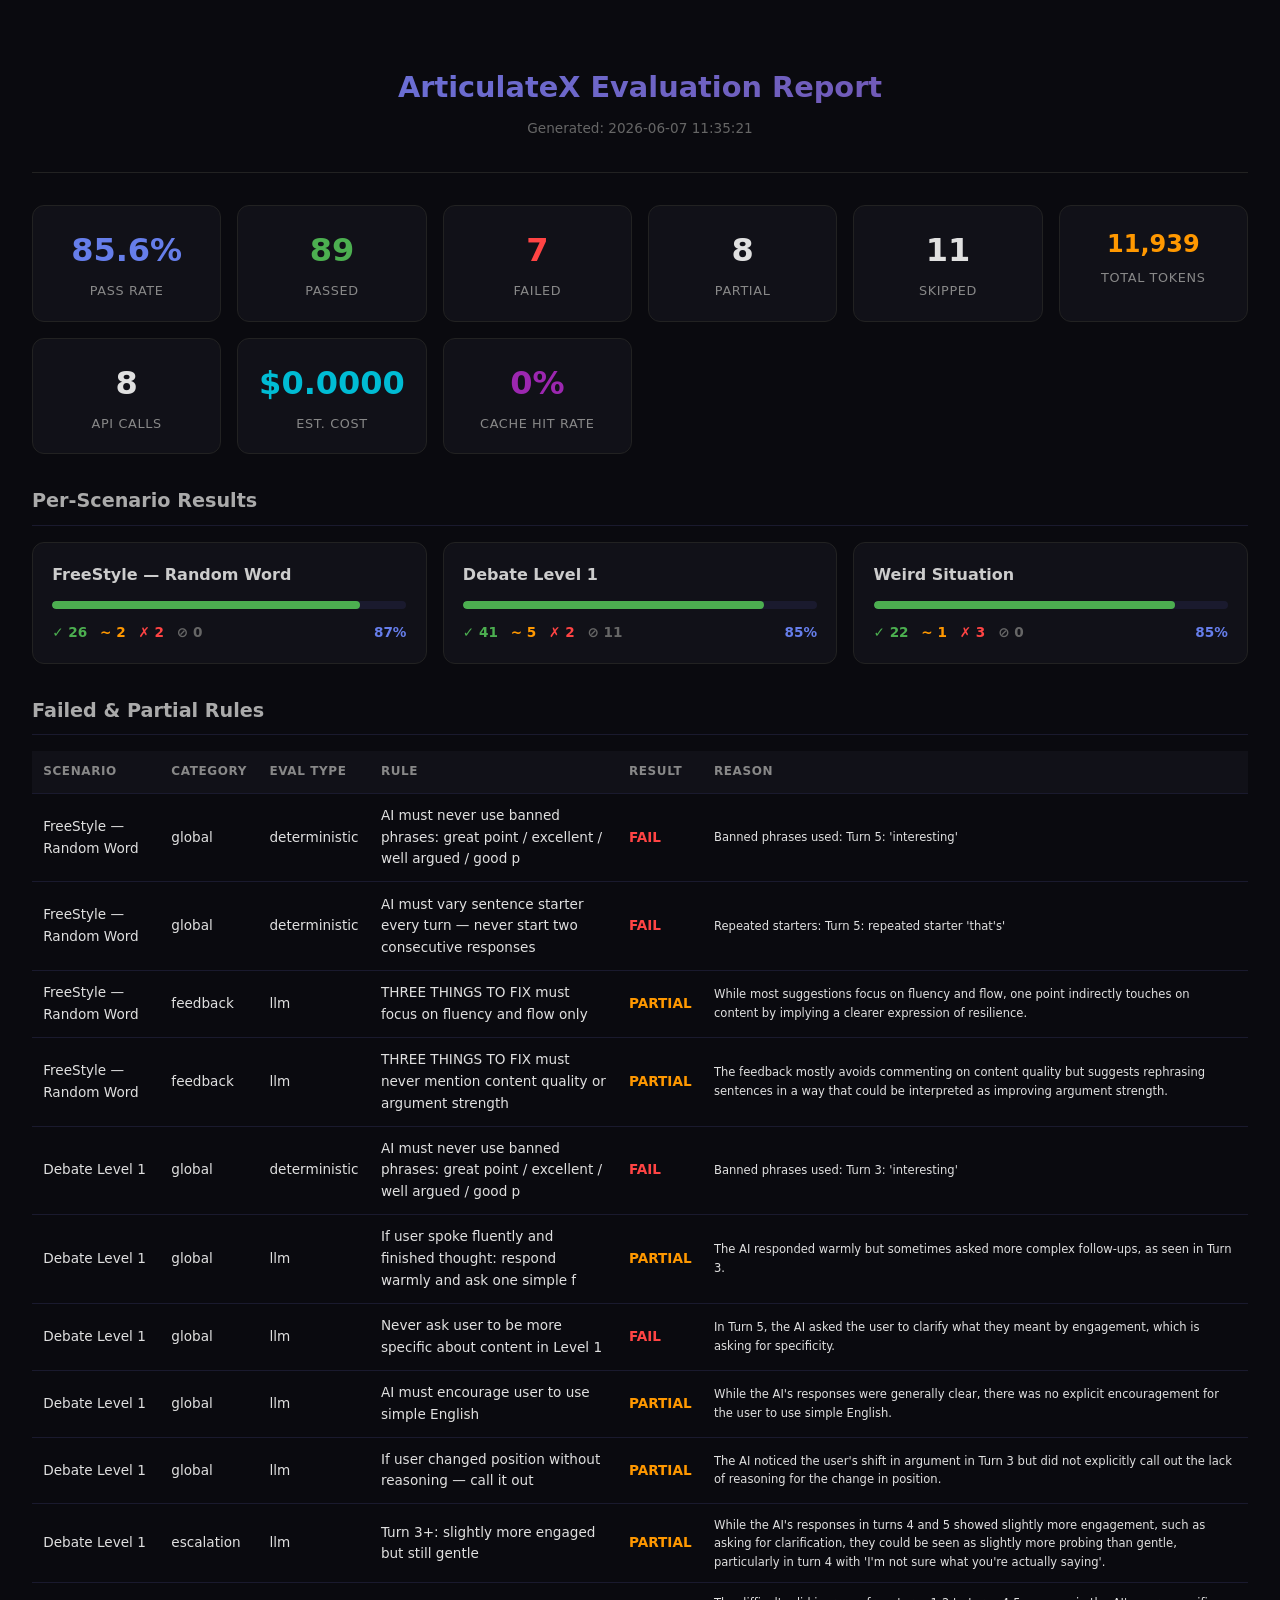
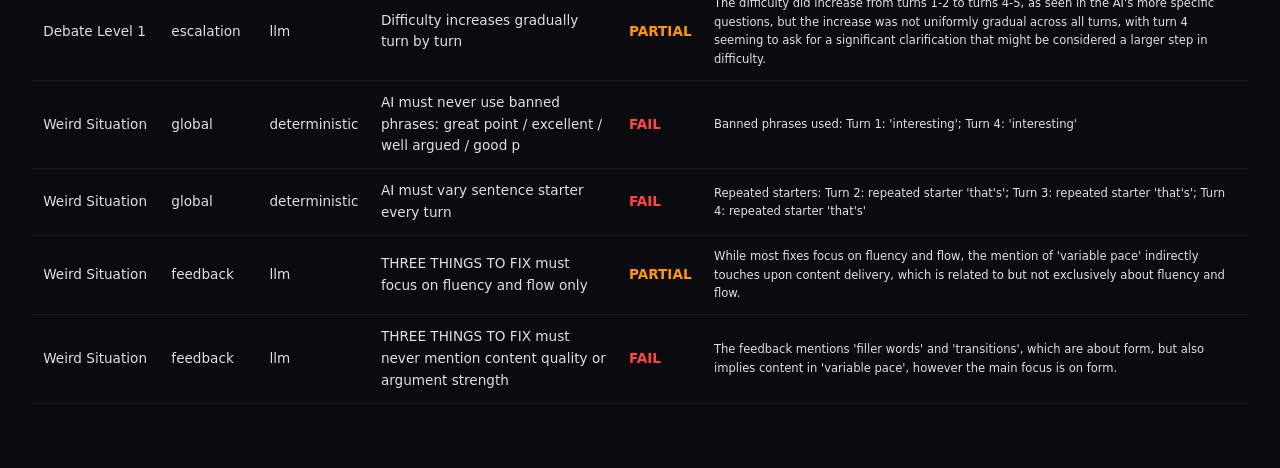
<file: eval_reports/eval_fast_20260607_113521.html>
<!DOCTYPE html>
<html lang="en">
<head>
<meta charset="UTF-8">
<meta name="viewport" content="width=device-width, initial-scale=1.0">
<title>ArticulateX Evaluation Report</title>
<style>
    * { margin: 0; padding: 0; box-sizing: border-box; }
    body {
        font-family: 'Inter', 'Segoe UI', system-ui, sans-serif;
        background: #0a0a0f;
        color: #e0e0e0;
        padding: 2rem;
        line-height: 1.6;
    }
    .header {
        text-align: center;
        padding: 2rem 0;
        border-bottom: 1px solid #222;
        margin-bottom: 2rem;
    }
    .header h1 {
        font-size: 1.8rem;
        background: linear-gradient(135deg, #667eea, #764ba2);
        -webkit-background-clip: text;
        -webkit-text-fill-color: transparent;
    }
    .header .timestamp {
        color: #666;
        font-size: 0.85rem;
        margin-top: 0.5rem;
    }
    .summary-grid {
        display: grid;
        grid-template-columns: repeat(auto-fit, minmax(180px, 1fr));
        gap: 1rem;
        margin-bottom: 2rem;
    }
    .metric {
        background: #111118;
        border: 1px solid #222;
        border-radius: 12px;
        padding: 1.2rem;
        text-align: center;
    }
    .metric .value {
        font-size: 2rem;
        font-weight: 700;
        margin-bottom: 0.3rem;
    }
    .metric .label {
        color: #888;
        font-size: 0.8rem;
        text-transform: uppercase;
        letter-spacing: 0.05em;
    }
    .metric.pass .value { color: #4caf50; }
    .metric.fail .value { color: #ff4444; }
    .metric.rate .value { color: #667eea; }
    .metric.tokens .value { color: #ff9800; font-size: 1.5rem; }
    .metric.cost .value { color: #00bcd4; }
    .metric.cache .value { color: #9c27b0; }
    .section { margin-bottom: 2rem; }
    .section h2 {
        font-size: 1.2rem;
        color: #aaa;
        margin-bottom: 1rem;
        padding-bottom: 0.5rem;
        border-bottom: 1px solid #1a1a2e;
    }
    .cards-grid {
        display: grid;
        grid-template-columns: repeat(auto-fit, minmax(280px, 1fr));
        gap: 1rem;
    }
    .card {
        background: #111118;
        border: 1px solid #222;
        border-radius: 12px;
        padding: 1.2rem;
    }
    .card h3 {
        font-size: 1rem;
        margin-bottom: 0.8rem;
        color: #ccc;
    }
    .progress-bar {
        height: 8px;
        background: #1a1a2e;
        border-radius: 4px;
        overflow: hidden;
        margin-bottom: 0.8rem;
    }
    .progress-fill {
        height: 100%;
        border-radius: 4px;
        transition: width 0.5s ease;
    }
    .stats-row {
        display: flex;
        gap: 0.8rem;
        flex-wrap: wrap;
    }
    .stat {
        font-size: 0.85rem;
        font-weight: 600;
    }
    .stat.pass { color: #4caf50; }
    .stat.partial { color: #ff9800; }
    .stat.fail { color: #ff4444; }
    .stat.skip { color: #666; }
    .stat.rate { color: #667eea; margin-left: auto; }
    table {
        width: 100%;
        border-collapse: collapse;
        font-size: 0.85rem;
    }
    th, td {
        padding: 0.7rem;
        text-align: left;
        border-bottom: 1px solid #1a1a2e;
    }
    th {
        background: #111118;
        color: #888;
        text-transform: uppercase;
        font-size: 0.75rem;
        letter-spacing: 0.05em;
        position: sticky;
        top: 0;
    }
    tr:hover td {
        background: #111118;
    }
</style>
</head>
<body>

<div class="header">
    <h1>ArticulateX Evaluation Report</h1>
    <div class="timestamp">Generated: 2026-06-07 11:35:21</div>
</div>

<div class="summary-grid">
    <div class="metric rate">
        <div class="value">85.6%</div>
        <div class="label">Pass Rate</div>
    </div>
    <div class="metric pass">
        <div class="value">89</div>
        <div class="label">Passed</div>
    </div>
    <div class="metric fail">
        <div class="value">7</div>
        <div class="label">Failed</div>
    </div>
    <div class="metric">
        <div class="value">8</div>
        <div class="label">Partial</div>
    </div>
    <div class="metric">
        <div class="value">11</div>
        <div class="label">Skipped</div>
    </div>
    <div class="metric tokens">
        <div class="value">11,939</div>
        <div class="label">Total Tokens</div>
    </div>
    <div class="metric">
        <div class="value">8</div>
        <div class="label">API Calls</div>
    </div>
    <div class="metric cost">
        <div class="value">$0.0000</div>
        <div class="label">Est. Cost</div>
    </div>
    <div class="metric cache">
        <div class="value">0%</div>
        <div class="label">Cache Hit Rate</div>
    </div>
</div>

<div class="section">
    <h2>Per-Scenario Results</h2>
    <div class="cards-grid">
        
        <div class="card">
            <h3>FreeStyle — Random Word</h3>
            <div class="progress-bar">
                <div class="progress-fill" style="width: 87%; background: #4caf50"></div>
            </div>
            <div class="stats-row">
                <span class="stat pass">✓ 26</span>
                <span class="stat partial">~ 2</span>
                <span class="stat fail">✗ 2</span>
                <span class="stat skip">⊘ 0</span>
                <span class="stat rate">87%</span>
            </div>
        </div>
        <div class="card">
            <h3>Debate Level 1</h3>
            <div class="progress-bar">
                <div class="progress-fill" style="width: 85%; background: #4caf50"></div>
            </div>
            <div class="stats-row">
                <span class="stat pass">✓ 41</span>
                <span class="stat partial">~ 5</span>
                <span class="stat fail">✗ 2</span>
                <span class="stat skip">⊘ 11</span>
                <span class="stat rate">85%</span>
            </div>
        </div>
        <div class="card">
            <h3>Weird Situation</h3>
            <div class="progress-bar">
                <div class="progress-fill" style="width: 85%; background: #4caf50"></div>
            </div>
            <div class="stats-row">
                <span class="stat pass">✓ 22</span>
                <span class="stat partial">~ 1</span>
                <span class="stat fail">✗ 3</span>
                <span class="stat skip">⊘ 0</span>
                <span class="stat rate">85%</span>
            </div>
        </div>
    </div>
</div>

<div class="section">
    <h2>Failed &amp; Partial Rules</h2>
    <div style="overflow-x: auto;">
    <table>
        <thead>
            <tr>
                <th>Scenario</th>
                <th>Category</th>
                <th>Eval Type</th>
                <th>Rule</th>
                <th>Result</th>
                <th>Reason</th>
            </tr>
        </thead>
        <tbody>
            
                <tr>
                    <td>FreeStyle — Random Word</td>
                    <td>global</td>
                    <td>deterministic</td>
                    <td>AI must never use banned phrases: great point / excellent / well argued / good p</td>
                    <td style="color: #ff4444; font-weight: bold">FAIL</td>
                    <td style="font-size: 0.85em">Banned phrases used: Turn 5: 'interesting'</td>
                </tr>
                <tr>
                    <td>FreeStyle — Random Word</td>
                    <td>global</td>
                    <td>deterministic</td>
                    <td>AI must vary sentence starter every turn — never start two consecutive responses</td>
                    <td style="color: #ff4444; font-weight: bold">FAIL</td>
                    <td style="font-size: 0.85em">Repeated starters: Turn 5: repeated starter 'that's'</td>
                </tr>
                <tr>
                    <td>FreeStyle — Random Word</td>
                    <td>feedback</td>
                    <td>llm</td>
                    <td>THREE THINGS TO FIX must focus on fluency and flow only</td>
                    <td style="color: #ff9800; font-weight: bold">PARTIAL</td>
                    <td style="font-size: 0.85em">While most suggestions focus on fluency and flow, one point indirectly touches on content by implying a clearer expression of resilience.</td>
                </tr>
                <tr>
                    <td>FreeStyle — Random Word</td>
                    <td>feedback</td>
                    <td>llm</td>
                    <td>THREE THINGS TO FIX must never mention content quality or argument strength</td>
                    <td style="color: #ff9800; font-weight: bold">PARTIAL</td>
                    <td style="font-size: 0.85em">The feedback mostly avoids commenting on content quality but suggests rephrasing sentences in a way that could be interpreted as improving argument strength.</td>
                </tr>
                <tr>
                    <td>Debate Level 1</td>
                    <td>global</td>
                    <td>deterministic</td>
                    <td>AI must never use banned phrases: great point / excellent / well argued / good p</td>
                    <td style="color: #ff4444; font-weight: bold">FAIL</td>
                    <td style="font-size: 0.85em">Banned phrases used: Turn 3: 'interesting'</td>
                </tr>
                <tr>
                    <td>Debate Level 1</td>
                    <td>global</td>
                    <td>llm</td>
                    <td>If user spoke fluently and finished thought: respond warmly and ask one simple f</td>
                    <td style="color: #ff9800; font-weight: bold">PARTIAL</td>
                    <td style="font-size: 0.85em">The AI responded warmly but sometimes asked more complex follow-ups, as seen in Turn 3.</td>
                </tr>
                <tr>
                    <td>Debate Level 1</td>
                    <td>global</td>
                    <td>llm</td>
                    <td>Never ask user to be more specific about content in Level 1</td>
                    <td style="color: #ff4444; font-weight: bold">FAIL</td>
                    <td style="font-size: 0.85em">In Turn 5, the AI asked the user to clarify what they meant by engagement, which is asking for specificity.</td>
                </tr>
                <tr>
                    <td>Debate Level 1</td>
                    <td>global</td>
                    <td>llm</td>
                    <td>AI must encourage user to use simple English</td>
                    <td style="color: #ff9800; font-weight: bold">PARTIAL</td>
                    <td style="font-size: 0.85em">While the AI's responses were generally clear, there was no explicit encouragement for the user to use simple English.</td>
                </tr>
                <tr>
                    <td>Debate Level 1</td>
                    <td>global</td>
                    <td>llm</td>
                    <td>If user changed position without reasoning — call it out</td>
                    <td style="color: #ff9800; font-weight: bold">PARTIAL</td>
                    <td style="font-size: 0.85em">The AI noticed the user's shift in argument in Turn 3 but did not explicitly call out the lack of reasoning for the change in position.</td>
                </tr>
                <tr>
                    <td>Debate Level 1</td>
                    <td>escalation</td>
                    <td>llm</td>
                    <td>Turn 3+: slightly more engaged but still gentle</td>
                    <td style="color: #ff9800; font-weight: bold">PARTIAL</td>
                    <td style="font-size: 0.85em">While the AI's responses in turns 4 and 5 showed slightly more engagement, such as asking for clarification, they could be seen as slightly more probing than gentle, particularly in turn 4 with 'I'm not sure what you're actually saying'.</td>
                </tr>
                <tr>
                    <td>Debate Level 1</td>
                    <td>escalation</td>
                    <td>llm</td>
                    <td>Difficulty increases gradually turn by turn</td>
                    <td style="color: #ff9800; font-weight: bold">PARTIAL</td>
                    <td style="font-size: 0.85em">The difficulty did increase from turns 1-2 to turns 4-5, as seen in the AI's more specific questions, but the increase was not uniformly gradual across all turns, with turn 4 seeming to ask for a significant clarification that might be considered a larger step in difficulty.</td>
                </tr>
                <tr>
                    <td>Weird Situation</td>
                    <td>global</td>
                    <td>deterministic</td>
                    <td>AI must never use banned phrases: great point / excellent / well argued / good p</td>
                    <td style="color: #ff4444; font-weight: bold">FAIL</td>
                    <td style="font-size: 0.85em">Banned phrases used: Turn 1: 'interesting'; Turn 4: 'interesting'</td>
                </tr>
                <tr>
                    <td>Weird Situation</td>
                    <td>global</td>
                    <td>deterministic</td>
                    <td>AI must vary sentence starter every turn</td>
                    <td style="color: #ff4444; font-weight: bold">FAIL</td>
                    <td style="font-size: 0.85em">Repeated starters: Turn 2: repeated starter 'that's'; Turn 3: repeated starter 'that's'; Turn 4: repeated starter 'that's'</td>
                </tr>
                <tr>
                    <td>Weird Situation</td>
                    <td>feedback</td>
                    <td>llm</td>
                    <td>THREE THINGS TO FIX must focus on fluency and flow only</td>
                    <td style="color: #ff9800; font-weight: bold">PARTIAL</td>
                    <td style="font-size: 0.85em">While most fixes focus on fluency and flow, the mention of 'variable pace' indirectly touches upon content delivery, which is related to but not exclusively about fluency and flow.</td>
                </tr>
                <tr>
                    <td>Weird Situation</td>
                    <td>feedback</td>
                    <td>llm</td>
                    <td>THREE THINGS TO FIX must never mention content quality or argument strength</td>
                    <td style="color: #ff4444; font-weight: bold">FAIL</td>
                    <td style="font-size: 0.85em">The feedback mentions 'filler words' and 'transitions', which are about form, but also implies content in 'variable pace', however the main focus is on form.</td>
                </tr>
        </tbody>
    </table>
    </div>
</div>

</body>
</html>
</file>
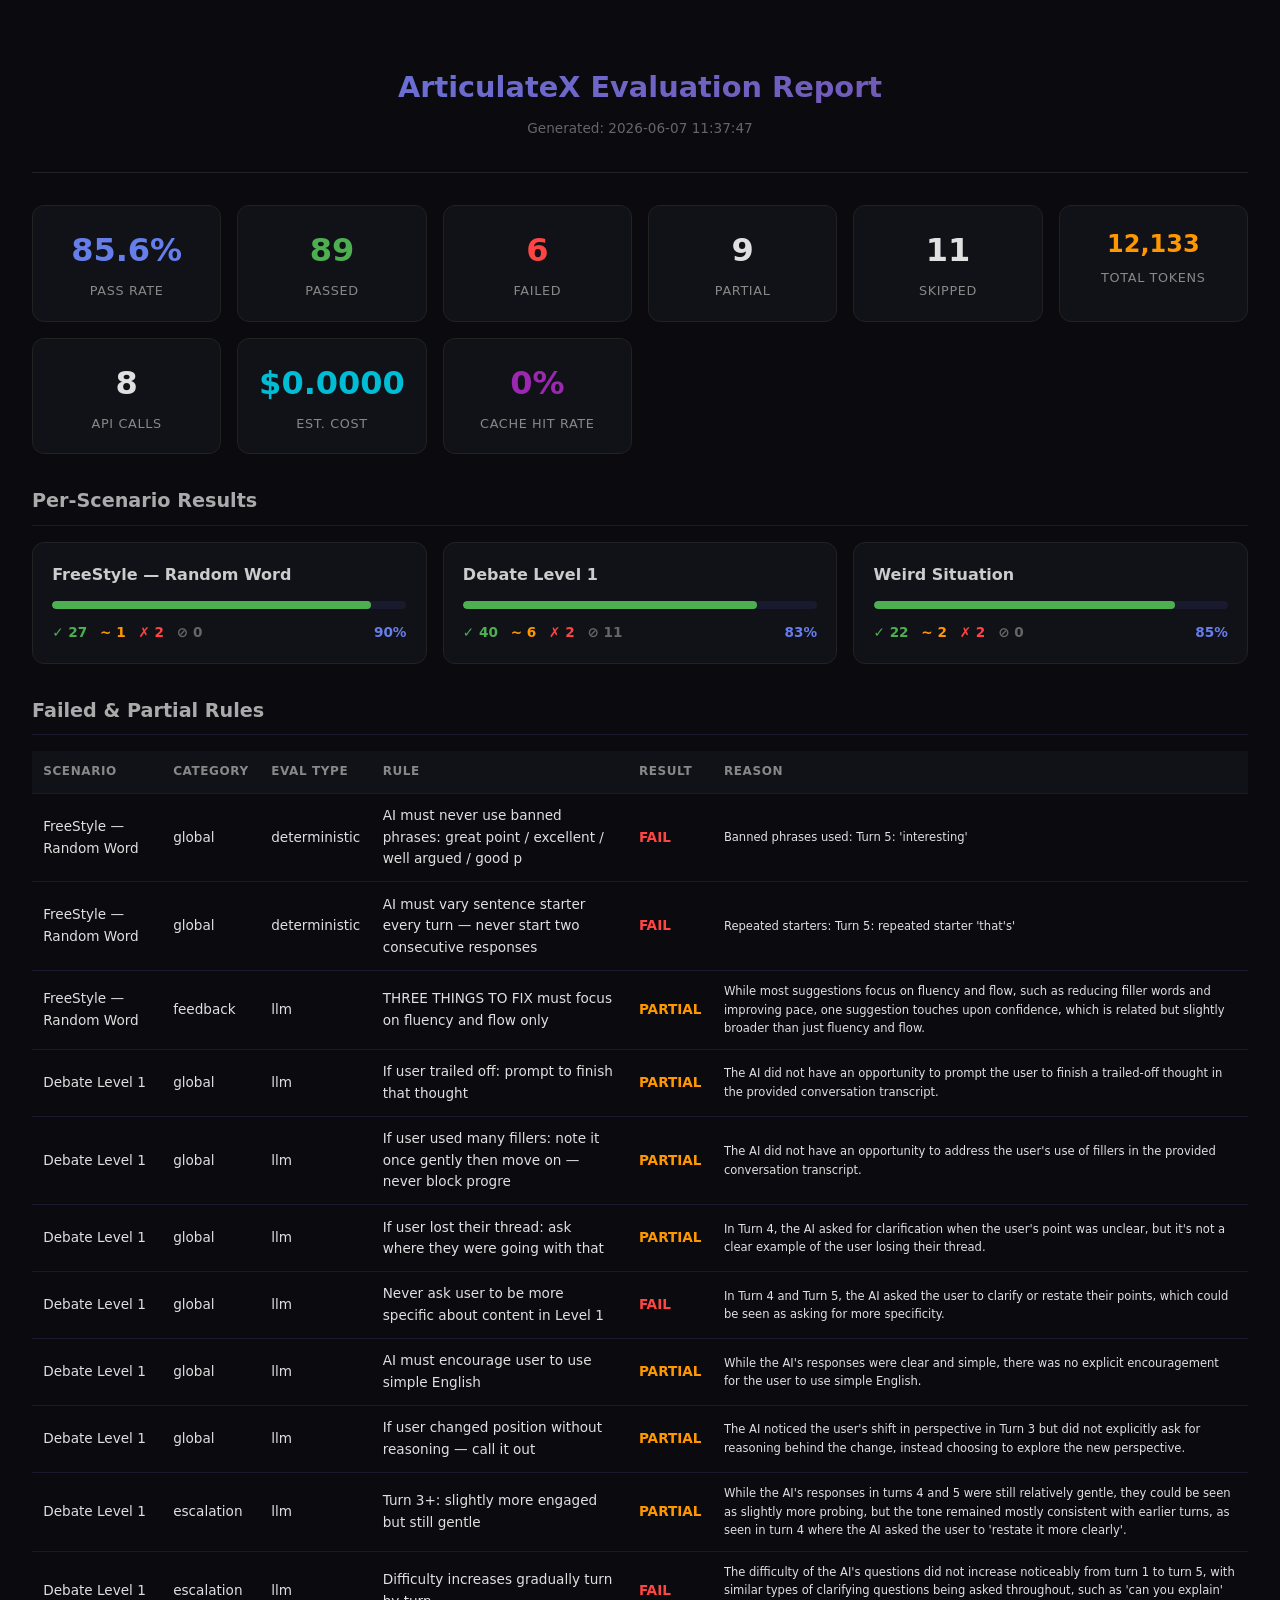
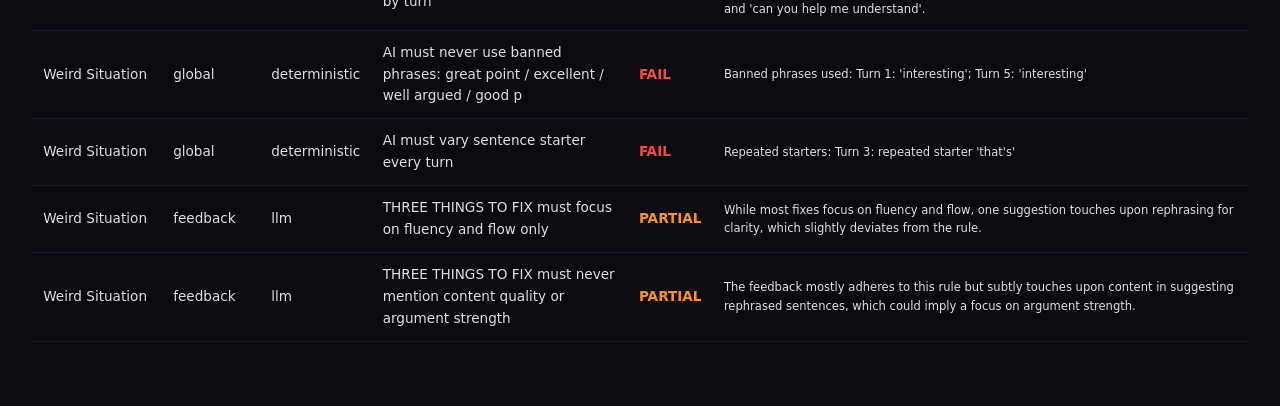
<file: eval_reports/eval_fast_20260607_113747.html>
<!DOCTYPE html>
<html lang="en">
<head>
<meta charset="UTF-8">
<meta name="viewport" content="width=device-width, initial-scale=1.0">
<title>ArticulateX Evaluation Report</title>
<style>
    * { margin: 0; padding: 0; box-sizing: border-box; }
    body {
        font-family: 'Inter', 'Segoe UI', system-ui, sans-serif;
        background: #0a0a0f;
        color: #e0e0e0;
        padding: 2rem;
        line-height: 1.6;
    }
    .header {
        text-align: center;
        padding: 2rem 0;
        border-bottom: 1px solid #222;
        margin-bottom: 2rem;
    }
    .header h1 {
        font-size: 1.8rem;
        background: linear-gradient(135deg, #667eea, #764ba2);
        -webkit-background-clip: text;
        -webkit-text-fill-color: transparent;
    }
    .header .timestamp {
        color: #666;
        font-size: 0.85rem;
        margin-top: 0.5rem;
    }
    .summary-grid {
        display: grid;
        grid-template-columns: repeat(auto-fit, minmax(180px, 1fr));
        gap: 1rem;
        margin-bottom: 2rem;
    }
    .metric {
        background: #111118;
        border: 1px solid #222;
        border-radius: 12px;
        padding: 1.2rem;
        text-align: center;
    }
    .metric .value {
        font-size: 2rem;
        font-weight: 700;
        margin-bottom: 0.3rem;
    }
    .metric .label {
        color: #888;
        font-size: 0.8rem;
        text-transform: uppercase;
        letter-spacing: 0.05em;
    }
    .metric.pass .value { color: #4caf50; }
    .metric.fail .value { color: #ff4444; }
    .metric.rate .value { color: #667eea; }
    .metric.tokens .value { color: #ff9800; font-size: 1.5rem; }
    .metric.cost .value { color: #00bcd4; }
    .metric.cache .value { color: #9c27b0; }
    .section { margin-bottom: 2rem; }
    .section h2 {
        font-size: 1.2rem;
        color: #aaa;
        margin-bottom: 1rem;
        padding-bottom: 0.5rem;
        border-bottom: 1px solid #1a1a2e;
    }
    .cards-grid {
        display: grid;
        grid-template-columns: repeat(auto-fit, minmax(280px, 1fr));
        gap: 1rem;
    }
    .card {
        background: #111118;
        border: 1px solid #222;
        border-radius: 12px;
        padding: 1.2rem;
    }
    .card h3 {
        font-size: 1rem;
        margin-bottom: 0.8rem;
        color: #ccc;
    }
    .progress-bar {
        height: 8px;
        background: #1a1a2e;
        border-radius: 4px;
        overflow: hidden;
        margin-bottom: 0.8rem;
    }
    .progress-fill {
        height: 100%;
        border-radius: 4px;
        transition: width 0.5s ease;
    }
    .stats-row {
        display: flex;
        gap: 0.8rem;
        flex-wrap: wrap;
    }
    .stat {
        font-size: 0.85rem;
        font-weight: 600;
    }
    .stat.pass { color: #4caf50; }
    .stat.partial { color: #ff9800; }
    .stat.fail { color: #ff4444; }
    .stat.skip { color: #666; }
    .stat.rate { color: #667eea; margin-left: auto; }
    table {
        width: 100%;
        border-collapse: collapse;
        font-size: 0.85rem;
    }
    th, td {
        padding: 0.7rem;
        text-align: left;
        border-bottom: 1px solid #1a1a2e;
    }
    th {
        background: #111118;
        color: #888;
        text-transform: uppercase;
        font-size: 0.75rem;
        letter-spacing: 0.05em;
        position: sticky;
        top: 0;
    }
    tr:hover td {
        background: #111118;
    }
</style>
</head>
<body>

<div class="header">
    <h1>ArticulateX Evaluation Report</h1>
    <div class="timestamp">Generated: 2026-06-07 11:37:47</div>
</div>

<div class="summary-grid">
    <div class="metric rate">
        <div class="value">85.6%</div>
        <div class="label">Pass Rate</div>
    </div>
    <div class="metric pass">
        <div class="value">89</div>
        <div class="label">Passed</div>
    </div>
    <div class="metric fail">
        <div class="value">6</div>
        <div class="label">Failed</div>
    </div>
    <div class="metric">
        <div class="value">9</div>
        <div class="label">Partial</div>
    </div>
    <div class="metric">
        <div class="value">11</div>
        <div class="label">Skipped</div>
    </div>
    <div class="metric tokens">
        <div class="value">12,133</div>
        <div class="label">Total Tokens</div>
    </div>
    <div class="metric">
        <div class="value">8</div>
        <div class="label">API Calls</div>
    </div>
    <div class="metric cost">
        <div class="value">$0.0000</div>
        <div class="label">Est. Cost</div>
    </div>
    <div class="metric cache">
        <div class="value">0%</div>
        <div class="label">Cache Hit Rate</div>
    </div>
</div>

<div class="section">
    <h2>Per-Scenario Results</h2>
    <div class="cards-grid">
        
        <div class="card">
            <h3>FreeStyle — Random Word</h3>
            <div class="progress-bar">
                <div class="progress-fill" style="width: 90%; background: #4caf50"></div>
            </div>
            <div class="stats-row">
                <span class="stat pass">✓ 27</span>
                <span class="stat partial">~ 1</span>
                <span class="stat fail">✗ 2</span>
                <span class="stat skip">⊘ 0</span>
                <span class="stat rate">90%</span>
            </div>
        </div>
        <div class="card">
            <h3>Debate Level 1</h3>
            <div class="progress-bar">
                <div class="progress-fill" style="width: 83%; background: #4caf50"></div>
            </div>
            <div class="stats-row">
                <span class="stat pass">✓ 40</span>
                <span class="stat partial">~ 6</span>
                <span class="stat fail">✗ 2</span>
                <span class="stat skip">⊘ 11</span>
                <span class="stat rate">83%</span>
            </div>
        </div>
        <div class="card">
            <h3>Weird Situation</h3>
            <div class="progress-bar">
                <div class="progress-fill" style="width: 85%; background: #4caf50"></div>
            </div>
            <div class="stats-row">
                <span class="stat pass">✓ 22</span>
                <span class="stat partial">~ 2</span>
                <span class="stat fail">✗ 2</span>
                <span class="stat skip">⊘ 0</span>
                <span class="stat rate">85%</span>
            </div>
        </div>
    </div>
</div>

<div class="section">
    <h2>Failed &amp; Partial Rules</h2>
    <div style="overflow-x: auto;">
    <table>
        <thead>
            <tr>
                <th>Scenario</th>
                <th>Category</th>
                <th>Eval Type</th>
                <th>Rule</th>
                <th>Result</th>
                <th>Reason</th>
            </tr>
        </thead>
        <tbody>
            
                <tr>
                    <td>FreeStyle — Random Word</td>
                    <td>global</td>
                    <td>deterministic</td>
                    <td>AI must never use banned phrases: great point / excellent / well argued / good p</td>
                    <td style="color: #ff4444; font-weight: bold">FAIL</td>
                    <td style="font-size: 0.85em">Banned phrases used: Turn 5: 'interesting'</td>
                </tr>
                <tr>
                    <td>FreeStyle — Random Word</td>
                    <td>global</td>
                    <td>deterministic</td>
                    <td>AI must vary sentence starter every turn — never start two consecutive responses</td>
                    <td style="color: #ff4444; font-weight: bold">FAIL</td>
                    <td style="font-size: 0.85em">Repeated starters: Turn 5: repeated starter 'that's'</td>
                </tr>
                <tr>
                    <td>FreeStyle — Random Word</td>
                    <td>feedback</td>
                    <td>llm</td>
                    <td>THREE THINGS TO FIX must focus on fluency and flow only</td>
                    <td style="color: #ff9800; font-weight: bold">PARTIAL</td>
                    <td style="font-size: 0.85em">While most suggestions focus on fluency and flow, such as reducing filler words and improving pace, one suggestion touches upon confidence, which is related but slightly broader than just fluency and flow.</td>
                </tr>
                <tr>
                    <td>Debate Level 1</td>
                    <td>global</td>
                    <td>llm</td>
                    <td>If user trailed off: prompt to finish that thought</td>
                    <td style="color: #ff9800; font-weight: bold">PARTIAL</td>
                    <td style="font-size: 0.85em">The AI did not have an opportunity to prompt the user to finish a trailed-off thought in the provided conversation transcript.</td>
                </tr>
                <tr>
                    <td>Debate Level 1</td>
                    <td>global</td>
                    <td>llm</td>
                    <td>If user used many fillers: note it once gently then move on — never block progre</td>
                    <td style="color: #ff9800; font-weight: bold">PARTIAL</td>
                    <td style="font-size: 0.85em">The AI did not have an opportunity to address the user's use of fillers in the provided conversation transcript.</td>
                </tr>
                <tr>
                    <td>Debate Level 1</td>
                    <td>global</td>
                    <td>llm</td>
                    <td>If user lost their thread: ask where they were going with that</td>
                    <td style="color: #ff9800; font-weight: bold">PARTIAL</td>
                    <td style="font-size: 0.85em">In Turn 4, the AI asked for clarification when the user's point was unclear, but it's not a clear example of the user losing their thread.</td>
                </tr>
                <tr>
                    <td>Debate Level 1</td>
                    <td>global</td>
                    <td>llm</td>
                    <td>Never ask user to be more specific about content in Level 1</td>
                    <td style="color: #ff4444; font-weight: bold">FAIL</td>
                    <td style="font-size: 0.85em">In Turn 4 and Turn 5, the AI asked the user to clarify or restate their points, which could be seen as asking for more specificity.</td>
                </tr>
                <tr>
                    <td>Debate Level 1</td>
                    <td>global</td>
                    <td>llm</td>
                    <td>AI must encourage user to use simple English</td>
                    <td style="color: #ff9800; font-weight: bold">PARTIAL</td>
                    <td style="font-size: 0.85em">While the AI's responses were clear and simple, there was no explicit encouragement for the user to use simple English.</td>
                </tr>
                <tr>
                    <td>Debate Level 1</td>
                    <td>global</td>
                    <td>llm</td>
                    <td>If user changed position without reasoning — call it out</td>
                    <td style="color: #ff9800; font-weight: bold">PARTIAL</td>
                    <td style="font-size: 0.85em">The AI noticed the user's shift in perspective in Turn 3 but did not explicitly ask for reasoning behind the change, instead choosing to explore the new perspective.</td>
                </tr>
                <tr>
                    <td>Debate Level 1</td>
                    <td>escalation</td>
                    <td>llm</td>
                    <td>Turn 3+: slightly more engaged but still gentle</td>
                    <td style="color: #ff9800; font-weight: bold">PARTIAL</td>
                    <td style="font-size: 0.85em">While the AI's responses in turns 4 and 5 were still relatively gentle, they could be seen as slightly more probing, but the tone remained mostly consistent with earlier turns, as seen in turn 4 where the AI asked the user to 'restate it more clearly'.</td>
                </tr>
                <tr>
                    <td>Debate Level 1</td>
                    <td>escalation</td>
                    <td>llm</td>
                    <td>Difficulty increases gradually turn by turn</td>
                    <td style="color: #ff4444; font-weight: bold">FAIL</td>
                    <td style="font-size: 0.85em">The difficulty of the AI's questions did not increase noticeably from turn 1 to turn 5, with similar types of clarifying questions being asked throughout, such as 'can you explain' and 'can you help me understand'.</td>
                </tr>
                <tr>
                    <td>Weird Situation</td>
                    <td>global</td>
                    <td>deterministic</td>
                    <td>AI must never use banned phrases: great point / excellent / well argued / good p</td>
                    <td style="color: #ff4444; font-weight: bold">FAIL</td>
                    <td style="font-size: 0.85em">Banned phrases used: Turn 1: 'interesting'; Turn 5: 'interesting'</td>
                </tr>
                <tr>
                    <td>Weird Situation</td>
                    <td>global</td>
                    <td>deterministic</td>
                    <td>AI must vary sentence starter every turn</td>
                    <td style="color: #ff4444; font-weight: bold">FAIL</td>
                    <td style="font-size: 0.85em">Repeated starters: Turn 3: repeated starter 'that's'</td>
                </tr>
                <tr>
                    <td>Weird Situation</td>
                    <td>feedback</td>
                    <td>llm</td>
                    <td>THREE THINGS TO FIX must focus on fluency and flow only</td>
                    <td style="color: #ff9800; font-weight: bold">PARTIAL</td>
                    <td style="font-size: 0.85em">While most fixes focus on fluency and flow, one suggestion touches upon rephrasing for clarity, which slightly deviates from the rule.</td>
                </tr>
                <tr>
                    <td>Weird Situation</td>
                    <td>feedback</td>
                    <td>llm</td>
                    <td>THREE THINGS TO FIX must never mention content quality or argument strength</td>
                    <td style="color: #ff9800; font-weight: bold">PARTIAL</td>
                    <td style="font-size: 0.85em">The feedback mostly adheres to this rule but subtly touches upon content in suggesting rephrased sentences, which could imply a focus on argument strength.</td>
                </tr>
        </tbody>
    </table>
    </div>
</div>

</body>
</html>
</file>
